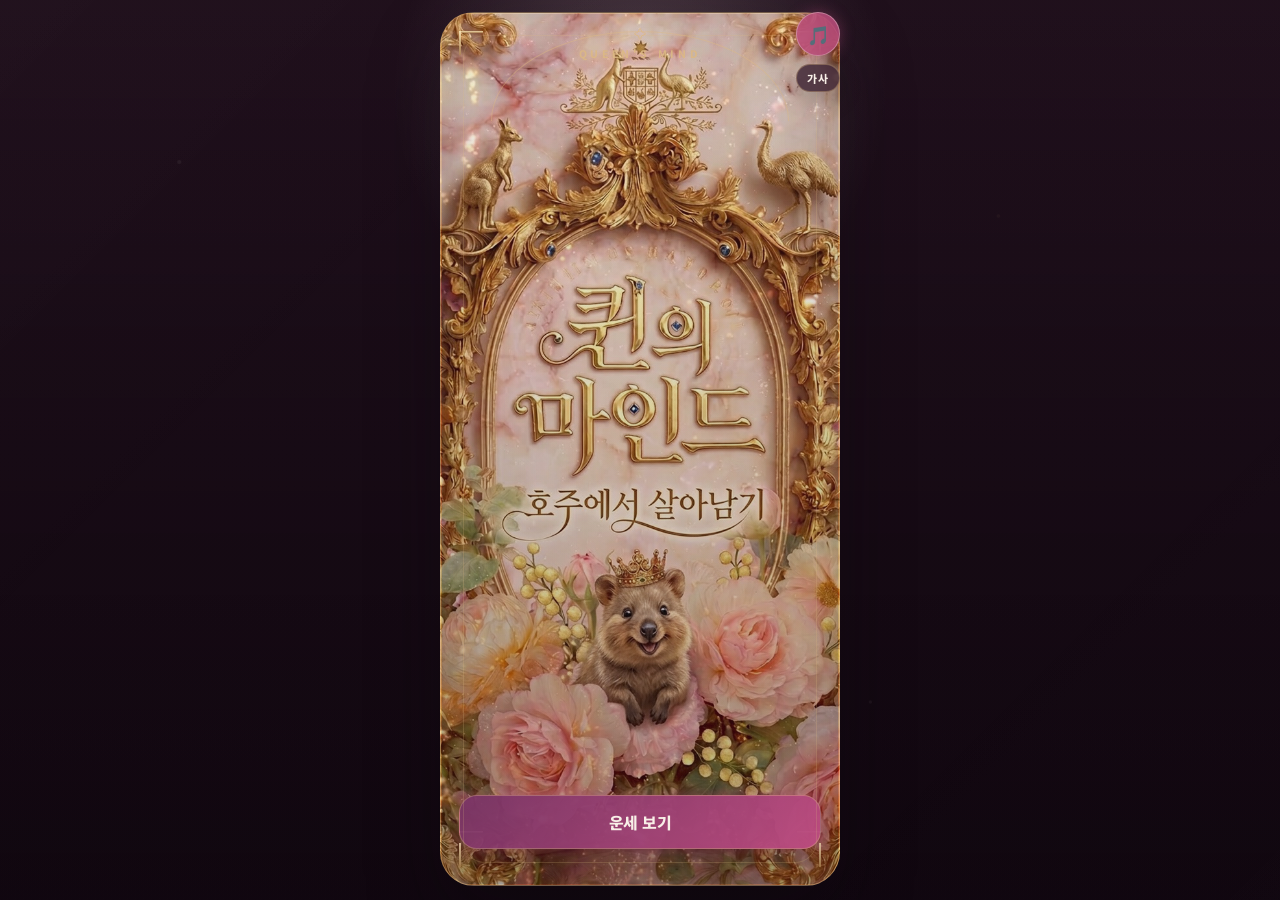
<file: mobile-homepage/index.html>
<!DOCTYPE html>
<html lang="ko">
  <head>
    <meta charset="UTF-8" />
    <meta name="viewport" content="width=device-width, initial-scale=1.0" />
    <meta name="description" content="퀸의 마인드 인트로 페이지입니다." />
    <meta name="theme-color" content="#151338" />
    <title>퀸의 마인드</title>
    <link rel="preconnect" href="https://fonts.googleapis.com" />
    <link rel="preconnect" href="https://fonts.gstatic.com" crossorigin />
    <link
      href="https://fonts.googleapis.com/css2?family=Noto+Sans+KR:wght@400;500;700;800&amp;display=swap"
      rel="stylesheet"
    />
    <link rel="stylesheet" href="./styles.css" />
  </head>
  <body class="fortune-body page-home">
    <div class="bg-particles" aria-hidden="true">
      <span class="bp1">🇦🇺</span>
      <span class="bp2">🦘</span>
      <span class="bp3">🐨</span>
      <span class="bp4">🐹</span>
      <span class="bp5">✨</span>
      <span class="bp6">💖</span>
      <span class="bp7">👑</span>
    </div>
    <main class="page-shell">
      <section class="panel-card home-panel">
        <div class="loader-visual-standalone">
          <div class="loader-particles">
            <span class="p1">🦘</span>
            <span class="p2">🐨</span>
            <span class="p3">🇦🇺</span>
            <span class="p4">🐹</span>
            <span class="p5">✨</span>
            <span class="p6">💖</span>
          </div>
        </div>
        <div class="panel-decor" aria-hidden="true">
          <span class="panel-corner panel-corner-tl"></span>
          <span class="panel-corner panel-corner-tr"></span>
          <span class="panel-corner panel-corner-br"></span>
          <span class="panel-corner panel-corner-bl"></span>
        </div>
        <div class="cover-arch" aria-hidden="true"><span>QUEEN'S MIND</span></div>
        <div class="home-cta">
          <a class="primary-link" href="./choose.html">운세 보기</a>
        </div>
      </section>
    </main>

    <div class="audio-dock">
      <button class="music-toggle" id="musicToggle" type="button" aria-pressed="false" aria-label="배경음악 켜기">
        🔇
      </button>
      <button class="lyrics-toggle" id="lyricsToggle" type="button">가사</button>
    </div>
    <audio id="bgmAudio" loop preload="auto" playsinline></audio>
    <dialog class="lyrics-dialog" id="lyricsDialog">
      <div class="lyrics-card">
        <p class="lyrics-label">BGM LYRICS</p>
        <pre class="lyrics-content" id="lyricsContent">가사를 불러오는 중...</pre>
        <button class="lyrics-close" id="lyricsClose" type="button">닫기</button>
      </div>
    </dialog>

    <script type="text/javascript" src="./bgm.js"></script>
  </body>
</html>
</file>
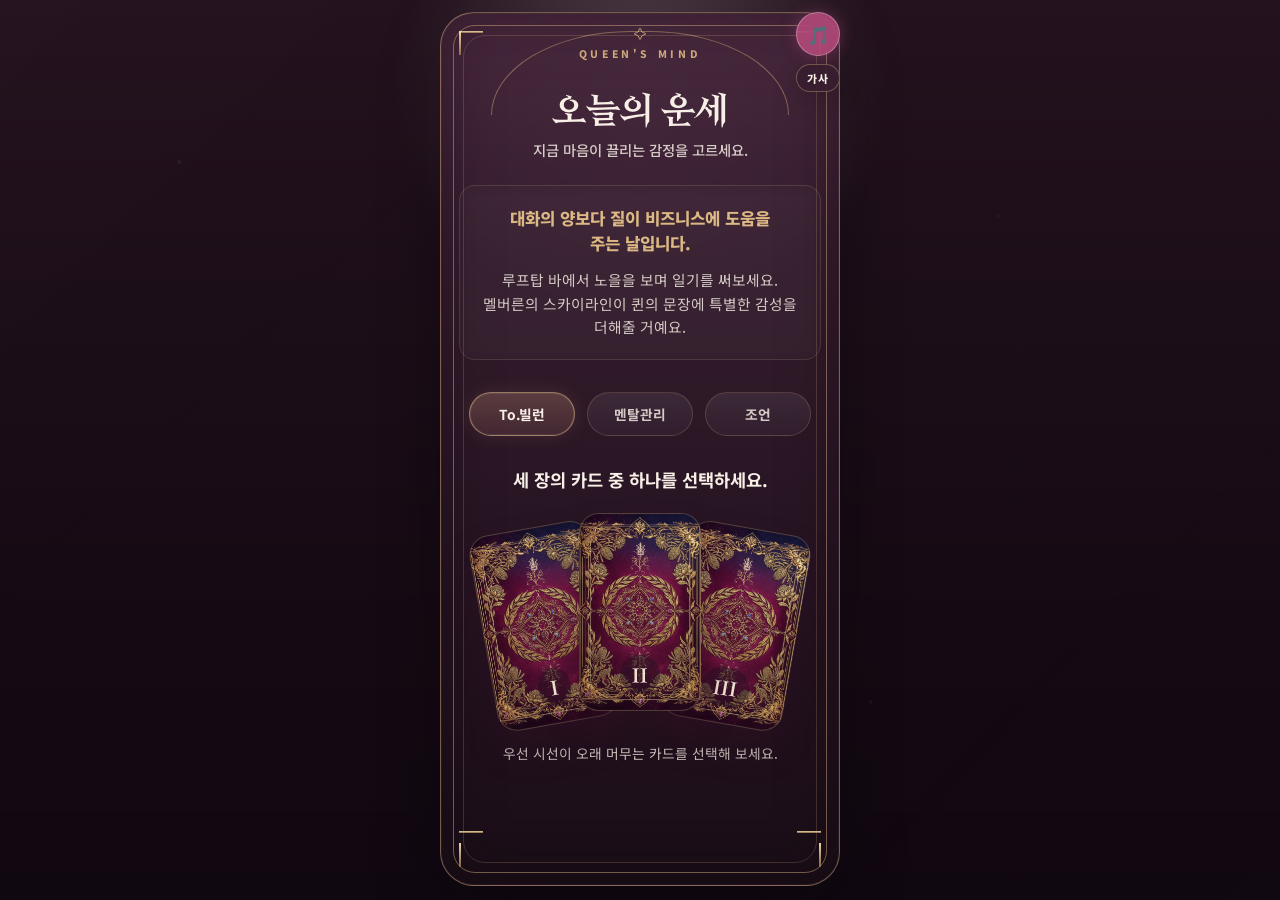
<file: mobile-homepage/choose.html>
<!DOCTYPE html>
<html lang="ko">
  <head>
    <meta charset="UTF-8" />
    <meta name="viewport" content="width=device-width, initial-scale=1.0" />
    <meta
      name="description"
      content="오늘의 운세와 조언을 확인하고, 현재 감정에 따라 카드 세 장 중 하나를 고르는 모바일 웹페이지입니다."
    />
    <meta name="theme-color" content="#2b1e2f" />
    <title>오늘의 운세</title>
    <link rel="preconnect" href="https://fonts.googleapis.com" />
    <link rel="preconnect" href="https://fonts.gstatic.com" crossorigin />
    <link
      href="https://fonts.googleapis.com/css2?family=Noto+Sans+KR:wght@400;500;700;800&amp;display=swap"
      rel="stylesheet"
    />
    <link rel="stylesheet" href="./styles.css" />
  </head>
  <body class="fortune-body page-choose">
    <div class="bg-particles" aria-hidden="true">
      <span class="bp1">🇦🇺</span>
      <span class="bp2">🦘</span>
      <span class="bp3">🐨</span>
      <span class="bp4">🐹</span>
      <span class="bp5">✨</span>
      <span class="bp6">💖</span>
      <span class="bp7">👑</span>
    </div>
    <main class="page-shell">
      <section class="panel-card choose-panel">
        <div class="loader-visual-standalone">
          <div class="loader-particles">
            <span class="p1">🦘</span>
            <span class="p2">🐨</span>
            <span class="p3">🇦🇺</span>
            <span class="p4">🐹</span>
            <span class="p5">✨</span>
            <span class="p6">💖</span>
          </div>
        </div>
        <div class="panel-decor" aria-hidden="true">
          <span class="panel-corner panel-corner-tl"></span>
          <span class="panel-corner panel-corner-tr"></span>
          <span class="panel-corner panel-corner-br"></span>
          <span class="panel-corner panel-corner-bl"></span>
        </div>
        <div class="cover-arch cover-arch-small" aria-hidden="true"><span>QUEEN'S MIND</span></div>

        <div class="choose-head">
          <h1 class="display-title choose-title">오늘의 운세</h1>
          <p class="choose-guide">지금 마음이 끌리는 감정을 고르세요.</p>
        </div>

        <section class="fortune-preview" aria-live="polite">
          <p class="fortune-inline fortune-inline-main" id="chooseMindHeadline"></p>
          <p class="fortune-inline fortune-inline-soft" id="chooseMindAdvice"></p>
        </section>

        <section class="mood-section" aria-label="감정 선택">
          <div class="mood-tabs" id="moodTabs">
            <button class="mood-tab is-active" data-mode="anger" type="button">To.빌런</button>
            <button class="mood-tab" data-mode="comfort" type="button">멘탈관리</button>
            <button class="mood-tab" data-mode="laugh" type="button">조언</button>
          </div>
        </section>

        <section class="pick-section" aria-labelledby="pickTitle">
          <h2 class="pick-heading" id="pickTitle">세 장의 카드 중 하나를 선택하세요.</h2>
          <div class="pick-deck" id="pickDeck">
            <a class="pick-card pick-card-left" data-card-link href="./result.html?mode=anger&amp;pick=1">
              <span class="pick-card-mark">I</span>
            </a>
            <a class="pick-card pick-card-center" data-card-link href="./result.html?mode=anger&amp;pick=2">
              <span class="pick-card-mark">II</span>
            </a>
            <a class="pick-card pick-card-right" data-card-link href="./result.html?mode=anger&amp;pick=3">
              <span class="pick-card-mark">III</span>
            </a>
          </div>
          <p class="mood-note" id="moodNote">시선이 제일 먼저 닿는 곳이 퀸의 답입니다.</p>
        </section>
      </section>
    </main>

    <div class="audio-dock">
      <button class="music-toggle" id="musicToggle" type="button" aria-pressed="false" aria-label="배경음악 켜기">
        🔇
      </button>
      <button class="lyrics-toggle" id="lyricsToggle" type="button">가사</button>
    </div>
    <audio id="bgmAudio" loop preload="auto" playsinline></audio>
    <dialog class="lyrics-dialog" id="lyricsDialog">
      <div class="lyrics-card">
        <p class="lyrics-label">BGM LYRICS</p>
        <pre class="lyrics-content" id="lyricsContent">가사를 불러오는 중...</pre>
        <button class="lyrics-close" id="lyricsClose" type="button">닫기</button>
      </div>
    </dialog>

    <script type="text/javascript" src="./data.js"></script>
    <script type="text/javascript" src="./bgm.js"></script>
    <script type="text/javascript" src="./choose.js"></script>
  </body>
</html>
</file>
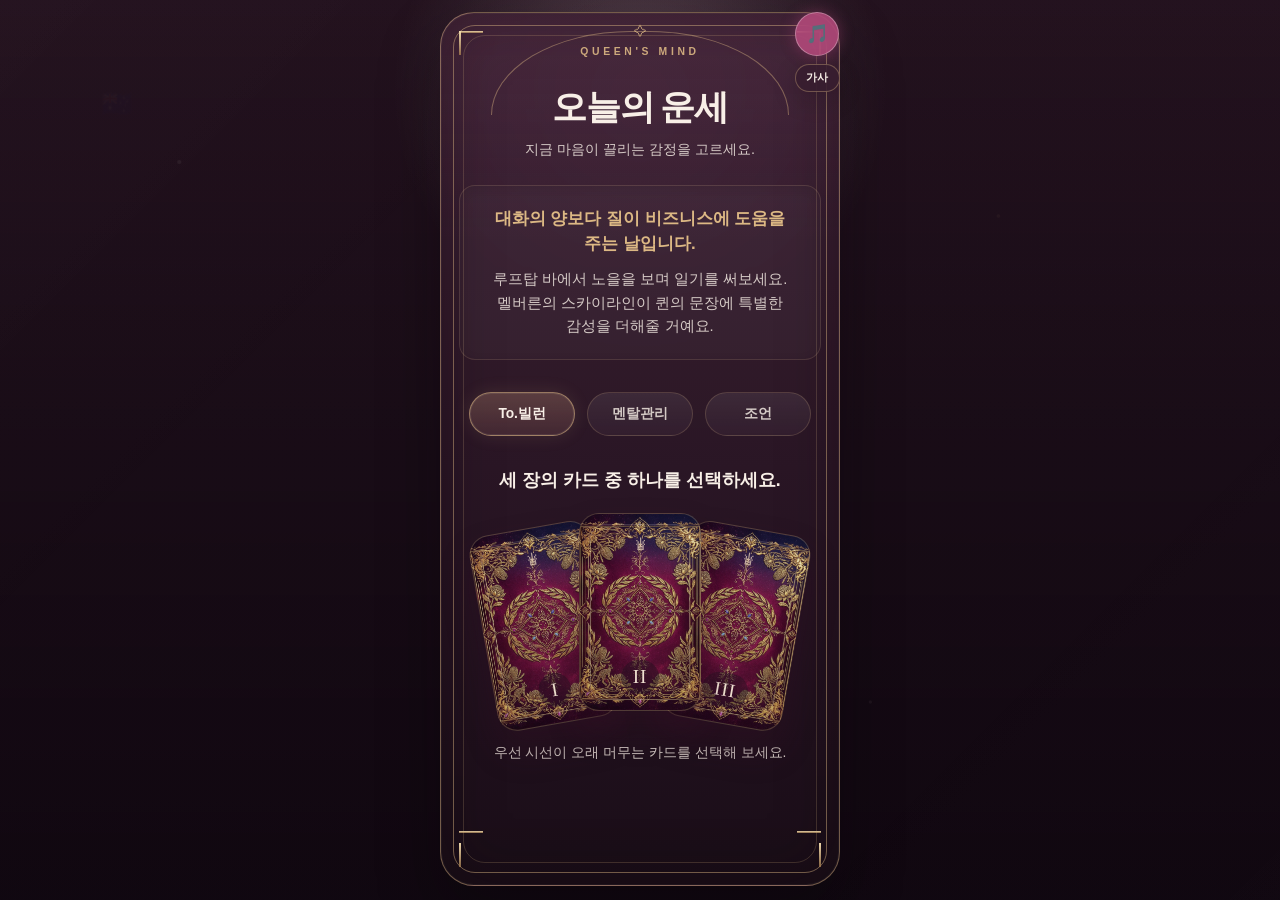
<file: mobile-homepage/draw.html>
<!DOCTYPE html>
<html lang="ko">
  <head>
    <meta charset="UTF-8" />
    <meta http-equiv="refresh" content="0; url=./choose.html" />
    <meta name="viewport" content="width=device-width, initial-scale=1.0" />
    <title>이동 중...</title>
  </head>
  <body>
    <p><a href="./choose.html">선택 페이지로 이동합니다.</a></p>
  </body>
</html>
</file>
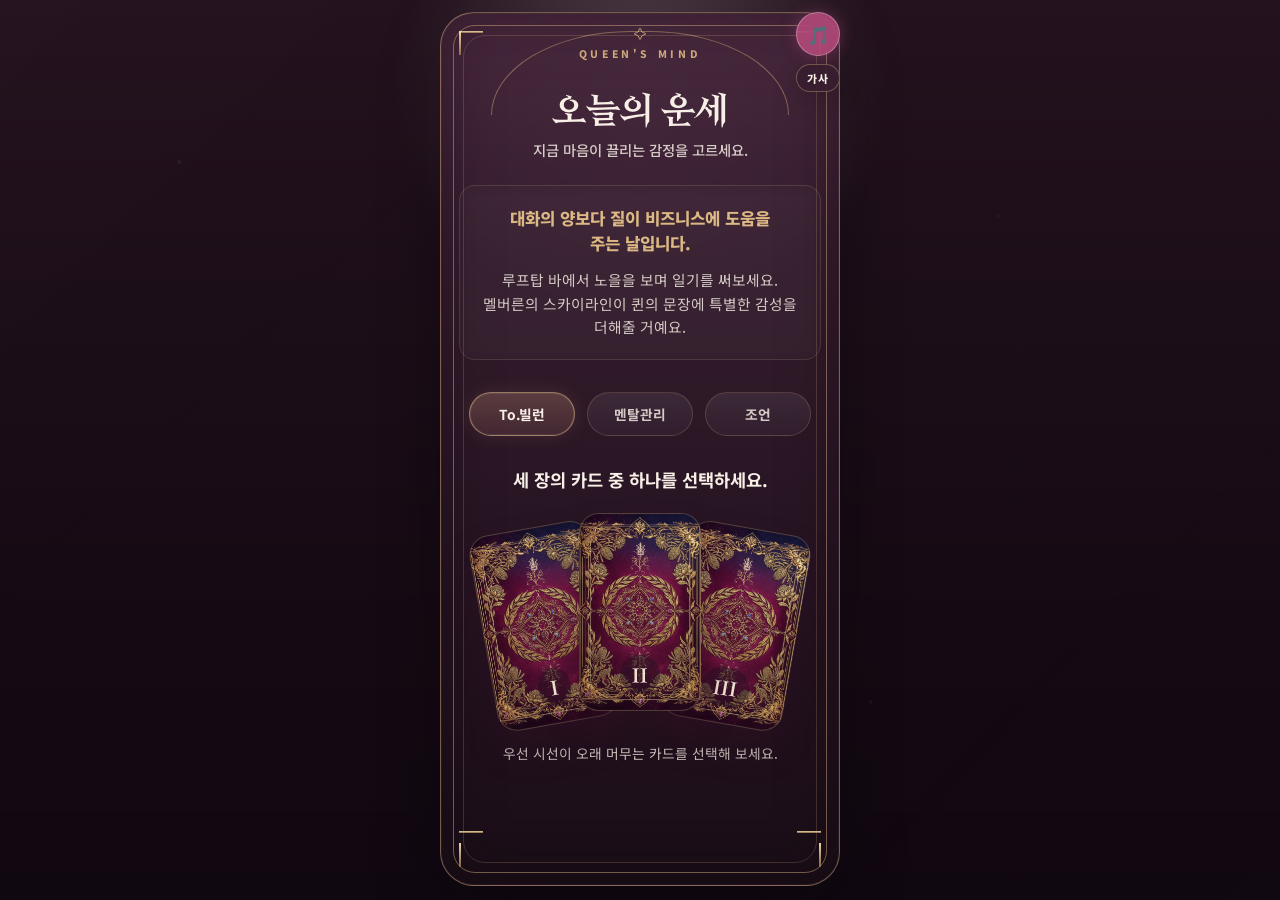
<file: mobile-homepage/loading.html>
<!DOCTYPE html>
<html lang="ko">
  <head>
    <meta charset="UTF-8" />
    <meta name="viewport" content="width=device-width, initial-scale=1.0" />
    <meta name="theme-color" content="#151338" />
    <title>분석 중...</title>
    <link rel="preconnect" href="https://fonts.googleapis.com" />
    <link rel="preconnect" href="https://fonts.gstatic.com" crossorigin />
    <link
      href="https://fonts.googleapis.com/css2?family=Noto+Sans+KR:wght@400;500;700;800&amp;display=swap"
      rel="stylesheet"
    />
    <link rel="stylesheet" href="./styles.css" />
  </head>
  <body class="fortune-body page-loading">
    <div class="bg-particles" aria-hidden="true">
      <span class="bp1">🇦🇺</span>
      <span class="bp2">🦘</span>
      <span class="bp3">🐨</span>
      <span class="bp4">🐹</span>
      <span class="bp5">✨</span>
      <span class="bp6">💖</span>
      <span class="bp7">👑</span>
    </div>
    <main class="page-shell loader-shell">
      <div class="loader-container">
        <div class="loader-visual">
          <div class="loader-ring-outer"></div>
          <div class="loader-ring"></div>
          <div class="loader-ring-inner"></div>
          <span class="loader-icon">♕</span>
          <div class="loader-particles">
            <span class="p1">🦘</span>
            <span class="p2">🐨</span>
            <span class="p3">🇦🇺</span>
            <span class="p4">🐹</span>
            <span class="p5">✨</span>
            <span class="p6">💖</span>
          </div>
        </div>
        <div class="full-loader" id="loaderText" aria-live="polite">
          잠시만 기다려주세요...
        </div>
      </div>
    </main>

    <div class="audio-dock">
      <button class="music-toggle" id="musicToggle" type="button" aria-pressed="false" aria-label="배경음악 켜기">
        🔇
      </button>
      <button class="lyrics-toggle" id="lyricsToggle" type="button">가사</button>
    </div>
    <audio id="bgmAudio" loop preload="auto" playsinline></audio>
    <dialog class="lyrics-dialog" id="lyricsDialog">
      <div class="lyrics-card">
        <p class="lyrics-label">BGM LYRICS</p>
        <pre class="lyrics-content" id="lyricsContent">가사를 불러오는 중...</pre>
        <button class="lyrics-close" id="lyricsClose" type="button">닫기</button>
      </div>
    </dialog>

    <script type="text/javascript" src="./loading.js"></script>
    <script type="text/javascript" src="./bgm.js"></script>
  </body>
</html>
</file>
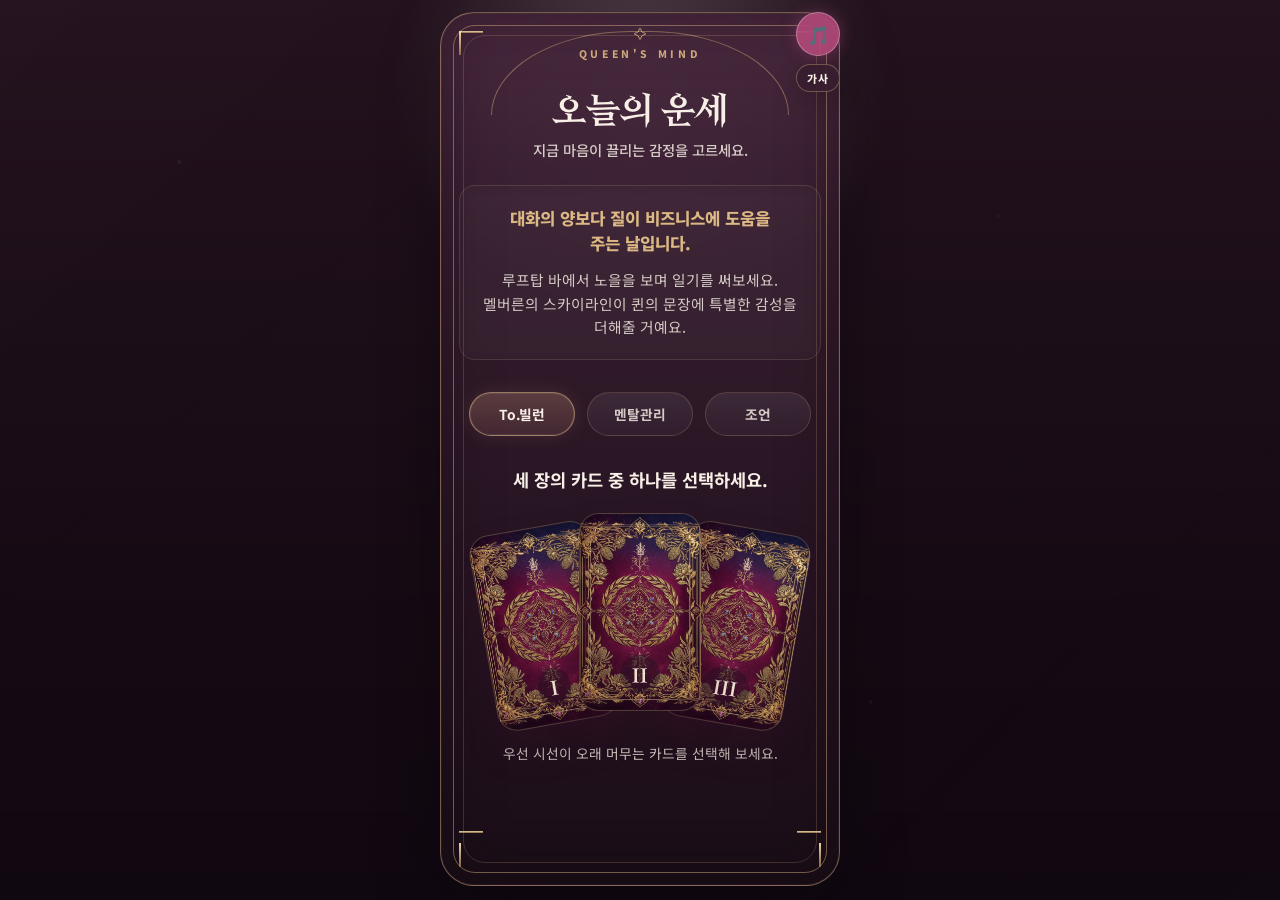
<file: mobile-homepage/result.html>
<!DOCTYPE html>
<html lang="ko">
  <head>
    <meta charset="UTF-8" />
    <meta name="viewport" content="width=device-width, initial-scale=1.0" />
    <meta name="theme-color" content="#151338" />
    <title>로열 메시지</title>
    <link rel="preconnect" href="https://fonts.googleapis.com" />
    <link rel="preconnect" href="https://fonts.gstatic.com" crossorigin />
    <link
      href="https://fonts.googleapis.com/css2?family=Noto+Sans+KR:wght@400;500;700;800&amp;display=swap"
      rel="stylesheet"
    />
    <link rel="stylesheet" href="./styles.css" />
  </head>
  <body class="fortune-body page-result">
    <div class="bg-particles" aria-hidden="true">
      <span class="bp1">🇦🇺</span>
      <span class="bp2">🦘</span>
      <span class="bp3">🐨</span>
      <span class="bp4">🐹</span>
      <span class="bp5">✨</span>
      <span class="bp6">💖</span>
      <span class="bp7">👑</span>
    </div>
    <main class="page-shell">
      <section class="panel-card result-panel">
        <div class="panel-decor" aria-hidden="true">
          <span class="panel-corner panel-corner-tl"></span>
          <span class="panel-corner panel-corner-tr"></span>
          <span class="panel-corner panel-corner-br"></span>
          <span class="panel-corner panel-corner-bl"></span>
        </div>
        <div class="cover-arch cover-arch-small" aria-hidden="true"><span>QUEEN'S DECK</span></div>


        <div class="loader-visual-standalone">
          <div class="loader-particles">
            <span class="p1">🦘</span>
            <span class="p2">🐨</span>
            <span class="p3">🇦🇺</span>
            <span class="p4">🐹</span>
            <span class="p5">✨</span>
            <span class="p6">💖</span>
          </div>
        </div>
        <article class="result-card" id="resultCard" hidden>
          <section class="result-message-card">
            <p class="result-kicker" id="resultKicker"></p>

            <div class="result-media" id="resultMedia" hidden>
              <img id="resultImage" alt="" />
            </div>

            <h1 class="result-title" id="resultTitle"></h1>
            <p class="result-caption" id="resultCaption"></p>
            <p class="result-signature" id="resultSignature"></p>
          </section>
        </article>
      </section>

      <div class="result-actions">
        <button class="again-button" id="rerollButton" type="button">다시 뽑기</button>
        <a class="secondary-link" href="./choose.html">다른 카드</a>
      </div>
    </main>

    <div class="audio-dock">
      <button class="music-toggle" id="musicToggle" type="button" aria-pressed="false" aria-label="배경음악 켜기">
        🔇
      </button>
      <button class="lyrics-toggle" id="lyricsToggle" type="button">가사</button>
    </div>
    <audio id="bgmAudio" loop preload="auto" playsinline></audio>
    <dialog class="lyrics-dialog" id="lyricsDialog">
      <div class="lyrics-card">
        <p class="lyrics-label">BGM LYRICS</p>
        <pre class="lyrics-content" id="lyricsContent">가사를 불러오는 중...</pre>
        <button class="lyrics-close" id="lyricsClose" type="button">닫기</button>
      </div>
    </dialog>

    <script type="text/javascript" src="./data.js"></script>
    <script type="text/javascript" src="./bgm.js"></script>
    <script type="text/javascript" src="./result.js"></script>
  </body>
</html>
</file>
<file: mobile-homepage/styles.css>
@font-face {
  font-family: "HeirofLight";
  src: url("./fonts/HeirofLightOTFBold.otf") format("opentype");
  font-weight: 700;
  font-style: normal;
  font-display: swap;
}

:root {
  color-scheme: dark;
  --font-display: "HeirofLight", "Times New Roman", serif;
  --font-body: "Noto Sans KR", "Apple SD Gothic Neo", sans-serif;
  --ivory: #f8efe7;
  --ivory-soft: rgba(248, 239, 231, 0.82);
  --gold: #dcb884;
  --gold-soft: rgba(220, 184, 132, 0.44);
  --plum-950: #1d101d;
  --plum-900: #2b1729;
  --plum-850: #39203a;
  --wine-700: #74445e;
  --panel-bg: rgba(42, 22, 38, 0.72);
  --panel-bg-soft: rgba(71, 38, 61, 0.44);
  --panel-border: rgba(220, 184, 132, 0.46);
  --panel-border-soft: rgba(220, 184, 132, 0.2);
  --shadow-xl: 0 30px 70px rgba(13, 7, 13, 0.38);
  --shadow-lg: 0 16px 34px rgba(14, 7, 13, 0.28);
  --radius-xl: 34px;
  --radius-lg: 24px;
  --radius-md: 18px;
  --result-accent: #dcb884;
  --result-soft: rgba(248, 239, 231, 0.82);
  --result-text: #fff7f1;
}

* {
  box-sizing: border-box;
}

html,
body {
  height: 100%;
}

html {
  scroll-behavior: smooth;
}

body {
  margin: 0;
  min-width: 320px;
  overflow-x: hidden;
  font-family: var(--font-body);
  color: var(--ivory);
  cursor: url("data:image/svg+xml;utf8,<svg xmlns='http://www.w3.org/2000/svg' width='40' height='48' viewport='0 0 100 100' style='font-size:24px;'><text y='50%'>👑</text></svg>"), auto;
}

a,
button {
  font: inherit;
}

button {
  border: 0;
  cursor: pointer;
}

.fortune-body {
  position: relative;
  min-height: 100dvh;
  background-color: var(--plum-950);
  background-image: var(--page-background);
  background-size: cover;
  background-position: center;
  background-repeat: no-repeat;
}

.page-home {
  --page-background:
    radial-gradient(circle at 50% 12%, rgba(128, 87, 111, 0.24), transparent 22%),
    linear-gradient(180deg, #21111d 0%, #140a13 100%);
}

.page-choose,
.page-loading,
.page-result {
  --page-background:
    radial-gradient(circle at 50% 14%, rgba(122, 78, 105, 0.34), transparent 22%),
    linear-gradient(180deg, #261420 0%, #140b15 100%);
}

.fortune-body::before,
.fortune-body::after {
  content: "";
  position: fixed;
  inset: 0;
  pointer-events: none;
}

.fortune-body::before {
  background:
    radial-gradient(circle at 50% 10%, rgba(255, 247, 237, 0.18), transparent 24%),
    linear-gradient(180deg, rgba(31, 15, 28, 0.28), rgba(15, 6, 14, 0.62));
}

.fortune-body::after {
  opacity: 0.26;
  background:
    radial-gradient(circle at 14% 18%, rgba(255, 247, 237, 0.2) 0 1.4px, transparent 2.6px),
    radial-gradient(circle at 78% 24%, rgba(220, 184, 132, 0.18) 0 1.2px, transparent 2.4px),
    radial-gradient(circle at 68% 78%, rgba(255, 247, 237, 0.18) 0 1px, transparent 2.2px),
    linear-gradient(135deg, rgba(255, 255, 255, 0.05), transparent 38%, transparent 62%, rgba(255, 255, 255, 0.03));
}

.page-shell {
  position: relative;
  z-index: 1;
  width: min(100%, 428px);
  min-height: 100dvh;
  margin: 0 auto;
  padding: 12px 14px 14px;
  display: flex;
  flex-direction: column;
  gap: 10px;
}

.panel-card {
  position: relative;
  flex: 1;
  min-height: 0;
  border-radius: var(--radius-xl);
  border: 1px solid var(--panel-border);
  backdrop-filter: blur(8px);
  box-shadow:
    inset 0 1px 0 rgba(255, 255, 255, 0.08),
    inset 0 -12px 40px rgba(0, 0, 0, 0.14),
    var(--shadow-xl);
  background: none;
}

.panel-card::before,
.panel-card::after {
  content: "";
  position: absolute;
  inset: 12px;
  border: 1px solid var(--panel-border);
  border-radius: calc(var(--radius-xl) - 12px);
  pointer-events: none;
}

.panel-card::after {
  inset: 22px;
  border-color: var(--panel-border-soft);
}

.panel-decor {
  position: absolute;
  inset: 0;
  pointer-events: none;
}

.panel-corner {
  position: absolute;
  width: 36px;
  height: 36px;
}

.panel-corner::before,
.panel-corner::after {
  content: "";
  position: absolute;
  background: linear-gradient(180deg, rgba(245, 223, 176, 0.96), rgba(174, 133, 83, 0.72));
}

.panel-corner::before {
  width: 24px;
  height: 2px;
}

.panel-corner::after {
  width: 2px;
  height: 24px;
}

.panel-corner-tl {
  top: 18px;
  left: 18px;
}

.panel-corner-tr {
  top: 18px;
  right: 18px;
}

.panel-corner-br {
  right: 18px;
  bottom: 18px;
}

.panel-corner-bl {
  bottom: 18px;
  left: 18px;
}

.panel-corner-tl::before,
.panel-corner-bl::before {
  left: 0;
}

.panel-corner-tr::before,
.panel-corner-br::before {
  right: 0;
}

.panel-corner-tl::after,
.panel-corner-tr::after {
  top: 0;
}

.panel-corner-bl::after,
.panel-corner-br::after {
  bottom: 0;
}

.panel-corner-tl::after,
.panel-corner-bl::after {
  left: 0;
}

.panel-corner-tr::after,
.panel-corner-br::after {
  right: 0;
}

.cover-arch {
  position: absolute;
  top: 18px;
  left: 50%;
  width: calc(100% - 100px);
  height: 90px;
  transform: translateX(-50%);
  border: 1px solid var(--gold-soft);
  border-bottom: 0;
  border-radius: 200px 200px 0 0 / 120px 120px 0 0;
}

.cover-arch::before {
  content: "✧";
  position: absolute;
  top: -8px;
  left: 50%;
  transform: translateX(-50%);
  color: var(--gold);
  font-size: 0.8rem;
}

.cover-arch span {
  position: absolute;
  top: 14px;
  left: 50%;
  transform: translateX(-50%);
  color: var(--gold);
  font-size: 0.65rem;
  font-weight: 800;
  letter-spacing: 0.35em;
  text-transform: uppercase;
  white-space: nowrap;
  opacity: 0.9;
}

.cover-arch-small {
  height: 84px;
}

.cover-blooms {
  display: none;
}

.home-panel,
.choose-panel,
.result-panel {
  display: flex;
  flex-direction: column;
  padding: 102px 18px 18px;
}

.home-panel {
  justify-content: flex-end;
  padding: 16px 18px calc(env(safe-area-inset-bottom, 12px) + 36px);
  background-image:
    linear-gradient(180deg, rgba(31, 14, 25, 0.04), rgba(18, 8, 15, 0.26)),
    linear-gradient(180deg, rgba(255, 247, 236, 0.04), rgba(71, 39, 58, 0.08)),
    url("./images/backgrounds/q_1.jpg");
  background-position: center;
  background-size: cover;
  background-repeat: no-repeat;
  background-color: #1a0e18;
  position: relative;
  overflow: hidden;
}

.result-panel {
  background-image:
    linear-gradient(180deg, rgba(31, 14, 25, 0.4), rgba(42, 22, 38, 0.6)),
    url("./images/backgrounds/front.jpg");
  background-position: center;
  background-size: cover;
  background-repeat: no-repeat;
}

.home-panel::before {
  content: "";
  position: absolute;
  inset: 0;
  background: radial-gradient(circle at 50% 50%, rgba(220,184,132,0.15), transparent 60%);
  animation: pulse-glow 4s ease-in-out infinite alternate;
  pointer-events: none;
  mix-blend-mode: overlay;
}

.display-title {
  margin: 0;
  font-family: var(--font-display);
  font-weight: 700;
  letter-spacing: -0.04em;
}

.choose-head {
  text-align: center;
}

.home-cta {
  margin-top: auto;
}

.primary-link {
  display: inline-flex;
  align-items: center;
  justify-content: center;
  width: 100%;
  min-height: 54px;
  border-radius: 18px;
  border: 1px solid rgba(220, 184, 132, 0.36);
  background:
    linear-gradient(135deg, rgba(121, 52, 102, 0.94), rgba(189, 76, 129, 0.96));
  color: var(--ivory);
  text-decoration: none;
  font-size: 1rem;
  font-weight: 800;
  letter-spacing: -0.02em;
  box-shadow: 0 16px 28px rgba(21, 9, 19, 0.24), 0 0 16px rgba(189, 76, 129, 0.4);
  position: relative;
  overflow: hidden;
  animation: float-btn 3s ease-in-out infinite;
}

.primary-link::after {
  content: "";
  position: absolute;
  top: 0;
  left: -150%;
  width: 150%;
  height: 100%;
  background: linear-gradient(90deg, transparent, rgba(255, 255, 255, 0.4), transparent);
  transform: skewX(-20deg);
  animation: sweep-shine 3s ease-in-out infinite;
}

.primary-link:hover,
.primary-link:focus-visible {
  transform: translateY(-1px);
  outline: none;
}

.fortune-preview,
.mood-section,
.pick-section {
  position: relative;
  z-index: 1;
}

.choose-panel {
  padding-top: 76px;
  background:
    linear-gradient(180deg, rgba(101, 60, 81, 0.18), transparent 26%),
    linear-gradient(180deg, rgba(65, 35, 56, 0.9), rgba(26, 14, 24, 0.95));
  box-shadow:
    inset 0 0 0 1px rgba(255, 245, 234, 0.04),
    inset 0 0 60px rgba(17, 7, 13, 0.34),
    0 28px 60px rgba(8, 4, 8, 0.38);
}

.choose-head {
  display: grid;
  gap: 12px;
  margin-bottom: 16px;
  text-align: center;
}

.choose-title {
  font-size: clamp(1.72rem, 7.8vw, 2.18rem);
  line-height: 1.1;
  letter-spacing: -0.04em;
}

.choose-guide {
  margin: 0;
  color: var(--ivory-soft);
  font-size: 0.9rem;
  font-weight: 500;
  line-height: 1.5;
}

.fortune-preview {
  display: grid;
  gap: 12px;
  margin-top: 8px;
  padding: 20px 16px;
  border-radius: 16px;
  background: rgba(255, 247, 237, 0.03);
  border: 1px solid rgba(220, 184, 132, 0.15);
  box-shadow: inset 0 2px 10px rgba(0,0,0,0.1);
}

.fortune-inline {
  margin: 0;
  padding: 0;
  text-align: center;
  text-wrap: pretty;
}

.fortune-inline-main {
  color: var(--result-accent);
  font-size: 1.05rem;
  font-weight: 800;
  line-height: 1.5;
  word-break: keep-all;
  overflow-wrap: break-word;
}

.fortune-inline-soft {
  color: var(--ivory-soft);
  font-size: 0.92rem;
  line-height: 1.6;
  word-break: keep-all;
  overflow-wrap: break-word;
}

.mood-section {
  margin-top: 32px;
}

.mood-tabs {
  display: grid;
  grid-template-columns: repeat(3, minmax(0, 1fr));
  gap: 12px;
  padding: 0 10px;
}

.mood-tab {
  min-height: 44px;
  border-radius: 999px;
  border: 1px solid rgba(220, 184, 132, 0.2);
  background:
    linear-gradient(180deg, rgba(255, 255, 255, 0.08), rgba(255, 255, 255, 0.03)),
    rgba(46, 23, 40, 0.28);
  color: var(--ivory-soft);
  font-size: 0.86rem;
  font-weight: 700;
  letter-spacing: -0.01em;
  transition:
    transform 150ms ease,
    border-color 150ms ease,
    background-color 150ms ease,
    color 150ms ease;
}

.mood-tab.is-active {
  border-color: rgba(220, 184, 132, 0.56);
  background:
    linear-gradient(180deg, rgba(220, 184, 132, 0.22), rgba(220, 184, 132, 0.08)),
    rgba(68, 33, 54, 0.4);
  color: var(--ivory);
  box-shadow:
    inset 0 0 0 1px rgba(255, 248, 237, 0.08),
    0 0 18px rgba(220, 184, 132, 0.12);
}

.mood-note {
  margin: 12px 0 0;
  color: var(--ivory-soft);
  font-size: 0.86rem;
  line-height: 1.5;
  text-align: center;
}

.pick-section {
  flex: 1;
  display: grid;
  align-content: start;
  gap: 16px;
  margin-top: 32px;
}

.pick-heading {
  margin: 0 0 8px;
  color: var(--ivory);
  font-size: 1.1rem;
  font-weight: 700;
  line-height: 1.4;
  text-align: center;
}

.pick-deck {
  display: flex;
  align-items: flex-end;
  justify-content: center;
  gap: 0;
  margin-top: 0;
  padding: 0 6px;
}

.pick-card {
  position: relative;
  display: flex;
  align-items: flex-end;
  justify-content: center;
  width: 122px;
  min-height: 198px;
  padding: 16px 8px;
  border-radius: 20px;
  background-image:
    linear-gradient(180deg, rgba(29, 16, 29, 0.08), rgba(29, 16, 29, 0.2)),
    url("./images/backgrounds/card.jpg");
  background-position: center;
  background-size: cover;
  background-repeat: no-repeat;
  border: 1px solid rgba(220, 184, 132, 0.26);
  color: var(--ivory);
  text-decoration: none;
  box-shadow: 0 18px 28px rgba(12, 6, 12, 0.32);
  transition:
    transform 160ms ease,
    box-shadow 160ms ease,
    border-color 160ms ease;
}

.pick-card::before {
  content: "";
  position: absolute;
  inset: 10px;
  border: 1px solid rgba(255, 247, 237, 0.16);
  border-radius: 14px;
}

.pick-card::after {
  content: "♕";
  position: absolute;
  top: 18px;
  left: 50%;
  transform: translateX(-50%);
  color: rgba(255, 235, 204, 0.64);
  font-size: 1.25rem;
}

.pick-card-left {
  transform: rotate(-10deg) translateY(10px);
  margin-right: -24px;
}

.pick-card-center {
  z-index: 2;
  transform: translateY(-4px);
}

.pick-card-right {
  transform: rotate(10deg) translateY(10px);
  margin-left: -24px;
}

.pick-card:hover,
.pick-card:focus-visible {
  border-color: rgba(220, 184, 132, 0.48);
  box-shadow: 0 22px 34px rgba(12, 6, 12, 0.38);
  outline: none;
}

.pick-card-left:hover,
.pick-card-left:focus-visible {
  transform: rotate(-10deg) translateY(2px);
}

.pick-card-center:hover,
.pick-card-center:focus-visible {
  transform: translateY(-10px);
}

.pick-card-right:hover,
.pick-card-right:focus-visible {
  transform: rotate(10deg) translateY(2px);
}

.pick-card-mark {
  position: relative;
  z-index: 1;
  padding: 6px 12px;
  border-radius: 999px;
  background: rgba(32, 18, 30, 0.44);
  color: rgba(255, 242, 223, 0.92);
  font-family: var(--font-display);
  font-size: 1.2rem;
  letter-spacing: 0.04em;
}

.page-choose[data-mode="anger"] .pick-card {
  box-shadow: 0 20px 32px rgba(53, 14, 37, 0.4);
}

.page-choose[data-mode="comfort"] .pick-card {
  box-shadow: 0 20px 32px rgba(32, 24, 61, 0.38);
}

.page-choose[data-mode="laugh"] .pick-card {
  box-shadow: 0 20px 32px rgba(65, 20, 47, 0.38);
}

.result-panel {
  justify-content: center;
  padding-top: 90px;
}

.theme-anger {
  --result-accent: #f1be8b;
}

.theme-comfort {
  --result-accent: #eadfc7;
}

.theme-laugh {
  --result-accent: #f3c9d9;
}

.result-loader {
  position: relative;
  z-index: 1;
  margin: auto 0;
  color: var(--ivory-soft);
  font-size: 0.92rem;
  font-weight: 700;
  line-height: 1.6;
  text-align: center;
}

.result-card {
  position: relative;
  z-index: 1;
  flex: 1;
  display: flex;
  align-items: center;
  justify-content: center;
  min-height: 0;
}

.result-message-card {
  width: 100%;
  max-width: 330px;
  margin: 0 auto 56px;
  display: grid;
  gap: 16px;
  justify-items: center;
  text-align: center;
}

.result-message-card > * {
  opacity: 0;
  animation: fade-slide-up 0.8s cubic-bezier(0.16, 1, 0.3, 1) forwards;
}

.result-message-card .result-kicker { animation-delay: 0.1s; }
.result-message-card .result-media {
  animation: zoom-glow-in 0.9s cubic-bezier(0.16, 1, 0.3, 1) forwards;
  animation-delay: 0.25s;
  opacity: 1;
}
.result-message-card .result-title { animation-delay: 0.4s; }
.result-message-card .result-caption { animation-delay: 0.5s; }
.result-message-card .result-signature { animation-delay: 0.6s; }

.result-kicker {
  margin: 0;
  color: var(--gold);
  font-size: 0.95rem;
  font-weight: 800;
  letter-spacing: 0.18em;
  text-transform: uppercase;
  display: flex;
  align-items: center;
  gap: 12px;
}

.result-kicker::before,
.result-kicker::after {
  content: "";
  width: 24px;
  height: 1px;
  background: linear-gradient(to var(--direction, right), var(--gold-soft), transparent);
}

.result-kicker::after {
  --direction: left;
}

.result-media {
  display: grid;
  place-items: center;
  width: min(100%, 264px);
  padding: 10px;
  border-radius: 16px;
  border: 1px solid rgba(220, 184, 132, 0.16);
  background:
    linear-gradient(180deg, rgba(255, 255, 255, 0.05), rgba(255, 255, 255, 0.02)),
    rgba(10, 5, 10, 0.16);
  box-shadow:
    inset 0 1px 0 rgba(255, 255, 255, 0.04),
    0 16px 24px rgba(6, 3, 6, 0.18);
}

.result-media img {
  display: block;
  width: 100%;
  height: auto;
  max-height: 258px;
  max-height: min(30dvh, 258px);
  max-height: min(30svh, 258px);
  object-fit: contain;
  border-radius: 10px;
}

.result-title {
  margin: 0;
  max-width: 310px;
  color: var(--result-text);
  font-size: clamp(1.24rem, 5.3vw, 1.62rem);
  line-height: 1.5;
  letter-spacing: -0.025em;
  text-wrap: balance;
  word-break: keep-all;
  overflow-wrap: break-word;
}

.result-caption {
  margin: 0;
  max-width: 302px;
  color: var(--result-soft);
  font-size: 0.88rem;
  line-height: 1.72;
  text-wrap: pretty;
  word-break: keep-all;
  overflow-wrap: break-word;
}

.result-signature {
  margin: 2px 0 0;
  display: grid;
  gap: 4px;
  color: var(--result-accent);
  font-size: 0.66rem;
  font-weight: 800;
  letter-spacing: 0.18em;
  text-transform: uppercase;
}

.result-signature span {
  color: rgba(248, 239, 231, 0.62);
}

.result-actions {
  display: grid;
  grid-template-columns: repeat(2, minmax(0, 1fr));
  gap: 10px;
}

.again-button,
.secondary-link {
  display: inline-flex;
  align-items: center;
  justify-content: center;
  min-height: 46px;
  border-radius: 16px;
  text-decoration: none;
  font-size: 0.92rem;
  font-weight: 700;
}

.again-button {
  border: 1px solid rgba(220, 184, 132, 0.32);
  background: rgba(255, 255, 255, 0.08);
  color: var(--ivory);
}

.secondary-link {
  border: 1px solid rgba(220, 184, 132, 0.18);
  background: rgba(16, 8, 15, 0.2);
  color: var(--ivory-soft);
}

.audio-dock {
  position: fixed;
  top: calc(env(safe-area-inset-top, 12px) + 12px);
  right: max(14px, calc(50vw - 214px + 14px));
  z-index: 30;
  display: grid;
  justify-items: center;
  gap: 8px;
}

.music-toggle,
.lyrics-toggle {
  border: 1px solid rgba(220, 184, 132, 0.36);
  background: rgba(54, 29, 47, 0.78);
  color: var(--ivory);
  backdrop-filter: blur(12px);
  box-shadow: 0 8px 24px rgba(17, 7, 13, 0.2);
  font-size: 0.88rem;
  font-weight: 800;
  display: flex;
  align-items: center;
  justify-content: center;
  transition: transform 150ms ease, background-color 150ms ease;
}

.music-toggle {
  width: 44px;
  height: 44px;
  border-radius: 50%;
  font-size: 1.15rem;
}

.music-toggle.is-playing {
  background: rgba(189, 76, 129, 0.82);
  border-color: rgba(255, 255, 255, 0.3);
  box-shadow: 0 0 15px rgba(189, 76, 129, 0.4);
}

.lyrics-toggle {
  min-width: 44px;
  height: 28px;
  padding: 0 10px;
  border-radius: 99px;
  font-size: 0.68rem;
  letter-spacing: 0.05em;
}

.music-toggle:hover,
.lyrics-toggle:hover {
  transform: scale(1.05);
  background: rgba(71, 38, 61, 0.9);
}

.music-toggle:active,
.lyrics-toggle:active {
  transform: scale(0.95);
}

.lyrics-dialog {
  padding: 0;
  border: 0;
  background: transparent;
  width: min(90vw, 400px);
}

.lyrics-dialog::backdrop {
  background: rgba(14, 7, 13, 0.62);
  backdrop-filter: blur(4px);
}

.lyrics-card {
  padding: 24px;
  border-radius: 24px;
  border: 1px solid var(--panel-border);
  background: linear-gradient(180deg, #2b1729, #1d101d);
  box-shadow: var(--shadow-xl);
  display: grid;
  gap: 16px;
  max-height: 70dvh;
}

.lyrics-label {
  margin: 0;
  color: var(--gold);
  font-size: 0.7rem;
  font-weight: 800;
  letter-spacing: 0.2em;
  text-align: center;
}

.lyrics-content {
  margin: 0;
  padding: 10px;
  color: var(--ivory-soft);
  font-size: 0.88rem;
  line-height: 1.8;
  white-space: pre-wrap;
  word-break: keep-all;
  overflow-y: auto;
  text-align: center;
}

.lyrics-close {
  margin-top: 8px;
  height: 44px;
  border-radius: 12px;
  background: rgba(255, 255, 255, 0.05);
  color: var(--gold);
  font-weight: 700;
  transition: background 150ms ease;
}

.lyrics-close:hover {
  background: rgba(255, 255, 255, 0.1);
}

@keyframes float-btn {
  0%, 100% { transform: translateY(0); }
  50% { transform: translateY(-4px); }
}

@keyframes sweep-shine {
  0% { left: -150%; }
  50%, 100% { left: 150%; }
}

@keyframes pulse-glow {
  0% { opacity: 0.5; transform: scale(1); }
  100% { opacity: 1; transform: scale(1.05); }
}

@keyframes fade-slide-up {
  from { opacity: 0; transform: translateY(12px); }
  to { opacity: 1; transform: translateY(0); }
}

@keyframes zoom-glow-in {
  from { opacity: 0; transform: scale(0.96); filter: brightness(0.5) blur(4px); }
  to { opacity: 1; transform: scale(1); filter: brightness(1) blur(0); }
}

/* Loader Styles - Royal Orbit Redesign */
.loader-shell {
  justify-content: center;
  align-items: center;
  overflow: hidden;
}

.loader-container {
  display: flex;
  flex-direction: column;
  align-items: center;
  gap: 48px;
  position: relative;
}

.loader-visual {
  position: relative;
  width: 160px;
  height: 160px;
  display: flex;
  align-items: center;
  justify-content: center;
}

/* Radiant Glow Backdrop */
.loader-visual::before {
  content: "";
  position: absolute;
  width: 200px;
  height: 200px;
  background: radial-gradient(circle, rgba(220, 184, 132, 0.12) 0%, transparent 70%);
  border-radius: 50%;
  animation: aura-expand 3s ease-in-out infinite alternate;
}

.loader-ring,
.loader-ring-inner,
.loader-ring-outer {
  position: absolute;
  border-radius: 50%;
  border: 1px solid transparent;
}

/* External Floating Ring */
.loader-ring-outer {
  inset: -20px;
  border: 1px solid rgba(220, 184, 132, 0.08);
  border-top-color: rgba(220, 184, 132, 0.3);
  animation: spin 4s linear infinite;
}

.loader-ring {
  inset: 0;
  border: 2px solid rgba(220, 184, 132, 0.1);
  border-top-color: var(--gold);
  border-right-color: var(--gold-soft);
  animation: spin 1.8s cubic-bezier(0.5, 0, 0.5, 1) infinite;
}

.loader-ring-inner {
  inset: 18px;
  border: 1px dashed rgba(248, 239, 231, 0.2);
  animation: spin 3s linear infinite reverse;
}

.loader-icon {
  font-size: 3rem;
  color: var(--gold);
  text-shadow: 0 0 30px rgba(220, 184, 132, 0.8), 0 0 60px rgba(189, 76, 129, 0.4);
  animation: crown-float 2.5s ease-in-out infinite;
  z-index: 2;
  filter: drop-shadow(0 0 10px rgba(0,0,0,0.5));
}

/* Results Panel Particles */
.loader-visual-standalone {
  position: absolute;
  top: 50%;
  left: 50%;
  transform: translate(-50%, -50%);
  width: 1px;
  height: 1px;
  z-index: 0;
  pointer-events: none;
}

/* Flying Particles */
.loader-particles {
  position: absolute;
  inset: -60px;
  pointer-events: none;
}

.loader-particles span {
  position: absolute;
  font-size: 1.4rem;
  opacity: 0;
  animation: particle-fly 3.5s ease-in-out infinite;
  will-change: transform, opacity;
}

.loader-particles .p1 { top: 10%; left: 80%; animation-delay: 0s; font-size: 1.2rem; }
.loader-particles .p2 { top: 70%; left: 90%; animation-delay: 0.6s; font-size: 1.6rem; }
.loader-particles .p3 { top: 85%; left: 20%; animation-delay: 1.2s; font-size: 1.3rem; }
.loader-particles .p4 { top: 15%; left: -5%; animation-delay: 1.8s; font-size: 1.5rem; }
.loader-particles .p5 { top: -10%; left: 45%; animation-delay: 2.4s; font-size: 1.1rem; }
.loader-particles .p6 { top: 50%; left: -20%; animation-delay: 0.3s; font-size: 1.4rem; }

@keyframes particle-fly {
  0% { transform: translate3d(0, 0, 0) rotate(0deg) scale(0); opacity: 0; }
  20% { opacity: 0.8; }
  50% { transform: translate3d(15px, -25px, 0) rotate(15deg) scale(1.1); }
  80% { opacity: 0.6; }
  100% { transform: translate3d(30px, -50px, 0) rotate(30deg) scale(0); opacity: 0; }
}

.full-loader {
  color: var(--ivory);
  font-size: 1.1rem;
  font-weight: 700;
  text-align: center;
  line-height: 1.7;
  max-width: 300px;
  word-break: keep-all;
  opacity: 0.9;
  letter-spacing: -0.01em;
  animation: text-fade 2s ease-in-out infinite alternate;
  text-shadow: 0 2px 10px rgba(0,0,0,0.3);
}

/* Global Background Particles */
.bg-particles {
  position: fixed;
  inset: 0;
  pointer-events: none;
  z-index: 0;
  overflow: hidden;
}

.bg-particles span {
  position: absolute;
  opacity: 0;
  animation: bg-float 7s ease-in-out infinite;
  will-change: transform, opacity;
}

.bg-particles .bp1 { top: 10%; left: 8%; animation-delay: 0s; font-size: 1.5rem; }
.bg-particles .bp2 { top: 25%; left: 85%; animation-delay: 1.5s; font-size: 2rem; }
.bg-particles .bp3 { top: 55%; left: 5%; animation-delay: 3.2s; font-size: 1.8rem; }
.bg-particles .bp4 { top: 80%; left: 75%; animation-delay: 4.8s; font-size: 2.2rem; }
.bg-particles .bp5 { top: 40%; left: 92%; animation-delay: 0.8s; font-size: 1.6rem; }
.bg-particles .bp6 { top: 75%; left: 15%; animation-delay: 2.2s; font-size: 1.9rem; }
.bg-particles .bp7 { top: 5%; left: 65%; animation-delay: 3.5s; font-size: 1.7rem; }

@keyframes bg-float {
  0% { transform: translate3d(0, 0, 0) rotate(0deg); opacity: 0; }
  15% { opacity: 0.35; }
  50% { transform: translate3d(0, -40px, 0) rotate(10deg); opacity: 0.45; }
  85% { opacity: 0.25; }
  100% { transform: translate3d(0, -80px, 0) rotate(20deg); opacity: 0; }
}

@keyframes spin {
  to { transform: rotate(360deg); }
}

@keyframes aura-expand {
  0% { transform: scale(0.8); opacity: 0.5; }
  100% { transform: scale(1.2); opacity: 1; }
}

@keyframes crown-float {
  0%, 100% { transform: translateY(0) scale(1); filter: brightness(1); }
  50% { transform: translateY(-8px) scale(1.05); filter: brightness(1.2); }
}

@keyframes text-fade {
  0% { opacity: 0.6; transform: translate3d(0, 2px, 0); }
  100% { opacity: 1; transform: translate3d(0, 0, 0); }
}

@media (max-width: 768px) {
  .bg-particles,
  .loader-particles {
    display: none !important;
  }
}

@media (max-width: 428px) {
  .page-shell {
    padding: 10px 12px 12px;
  }
}

@media (prefers-reduced-motion: reduce) {
  *,
  *::before,
  *::after {
    animation: none !important;
    transition: none !important;
    opacity: 1 !important;
    visibility: visible !important;
  }
}
@keyframes particle-fly {
  0% { transform: translate(0, 0) rotate(0deg) scale(0); opacity: 0; }
  20% { opacity: 0.8; }
  50% { transform: translate(15px, -25px) rotate(15deg) scale(1.1); }
  80% { opacity: 0.6; }
  100% { transform: translate(30px, -50px) rotate(30deg) scale(0); opacity: 0; }
}
</file>
